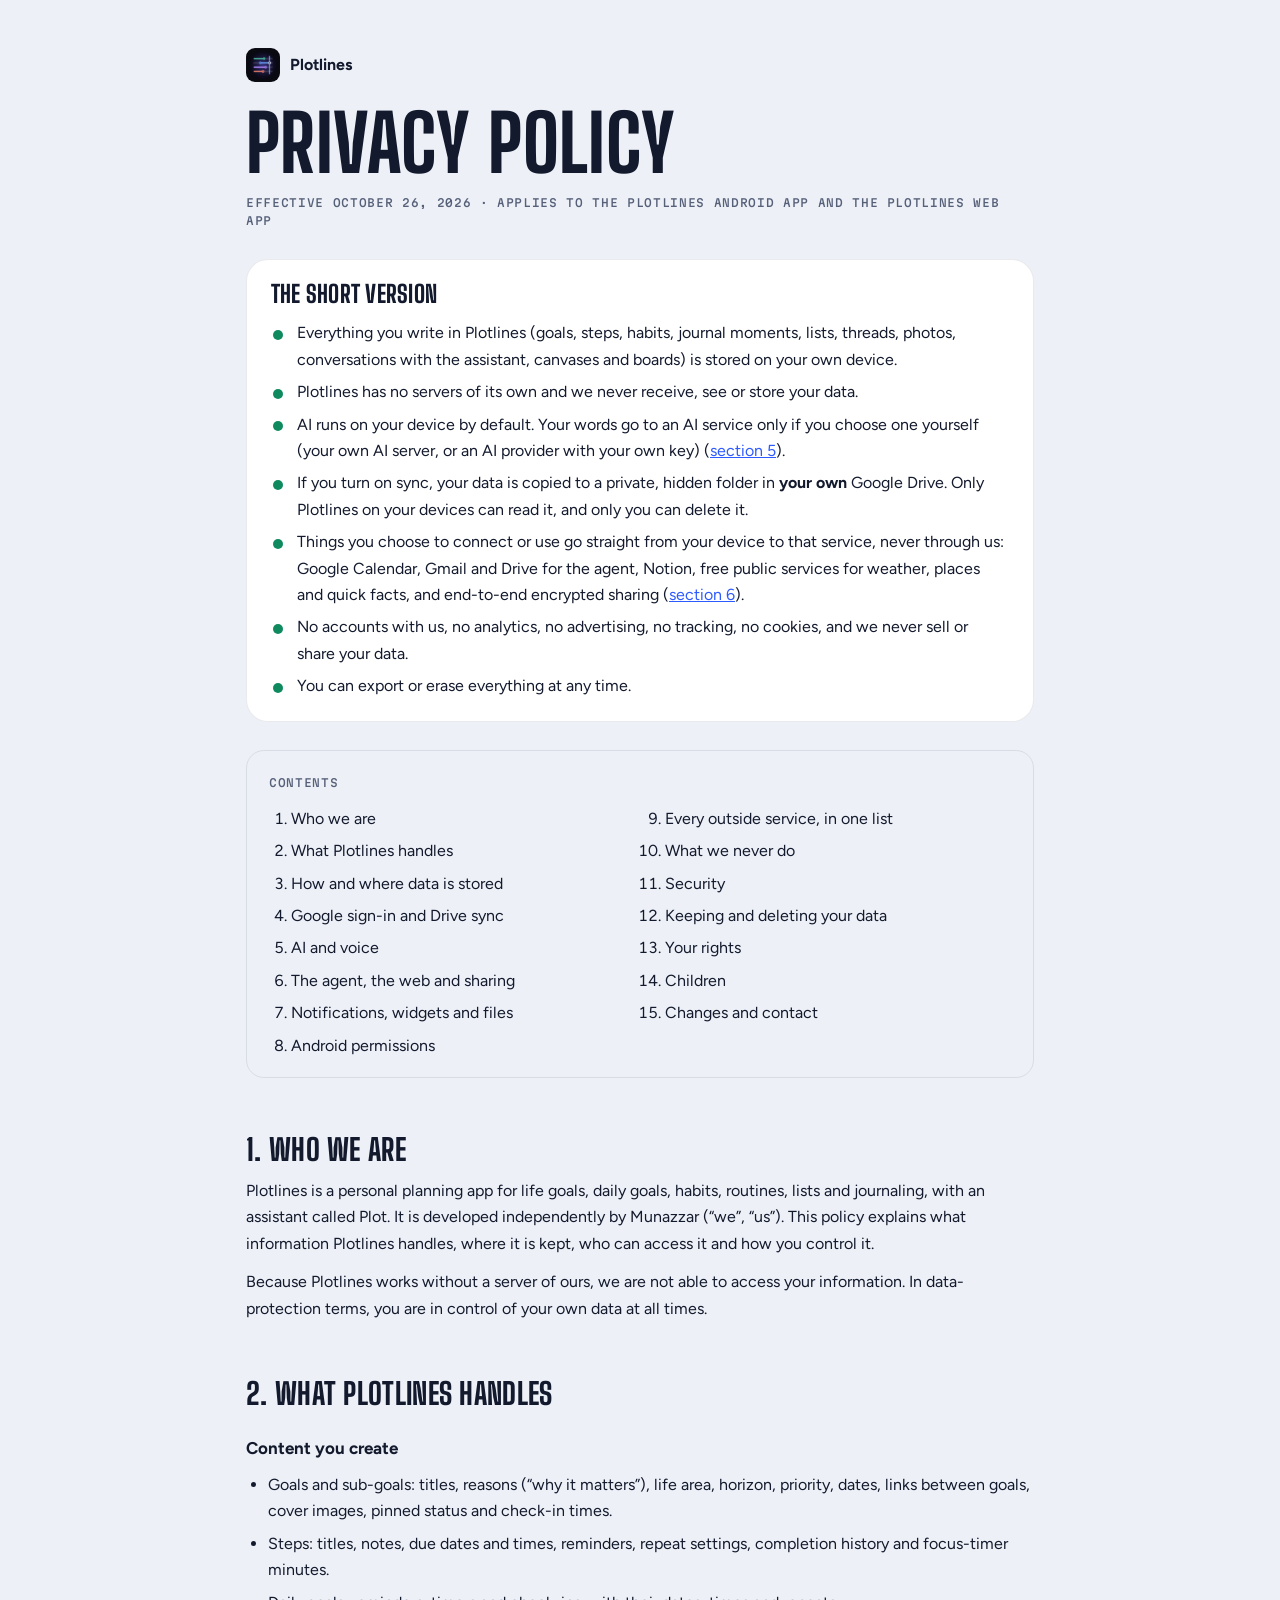
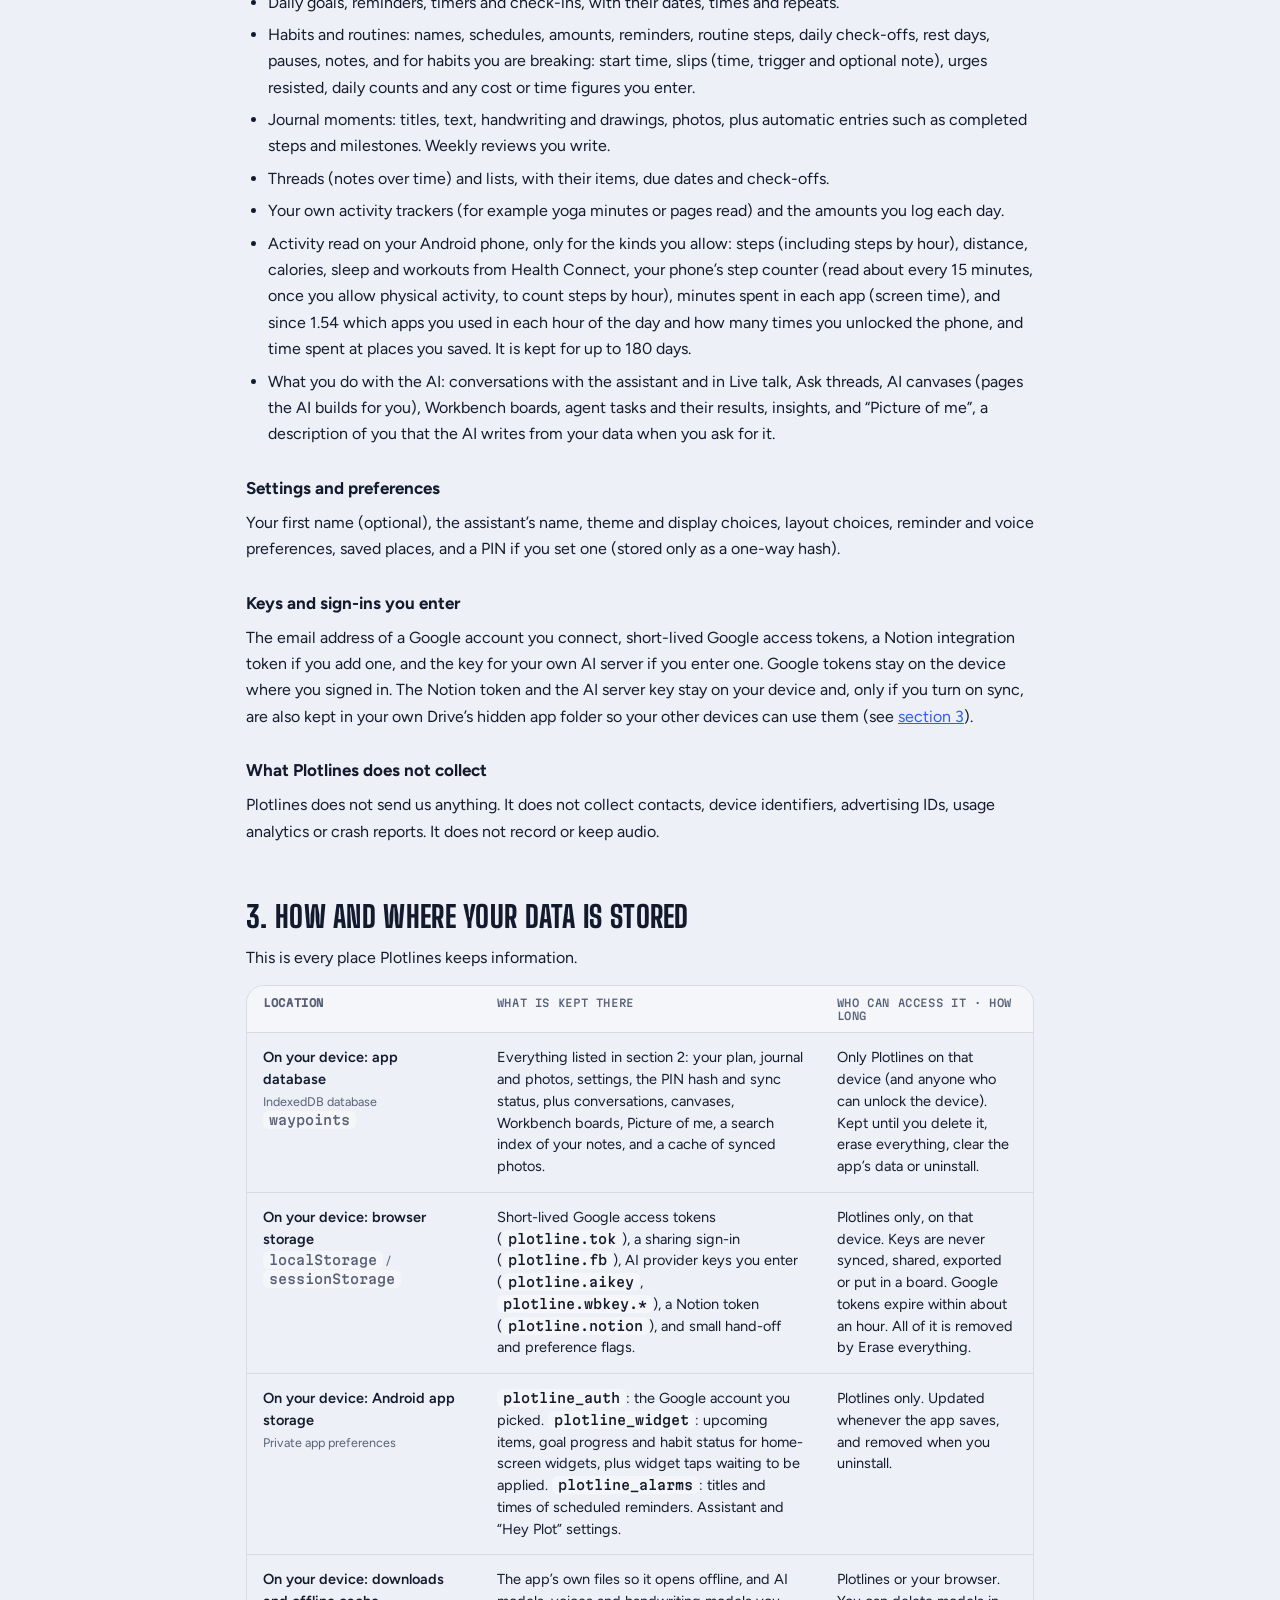
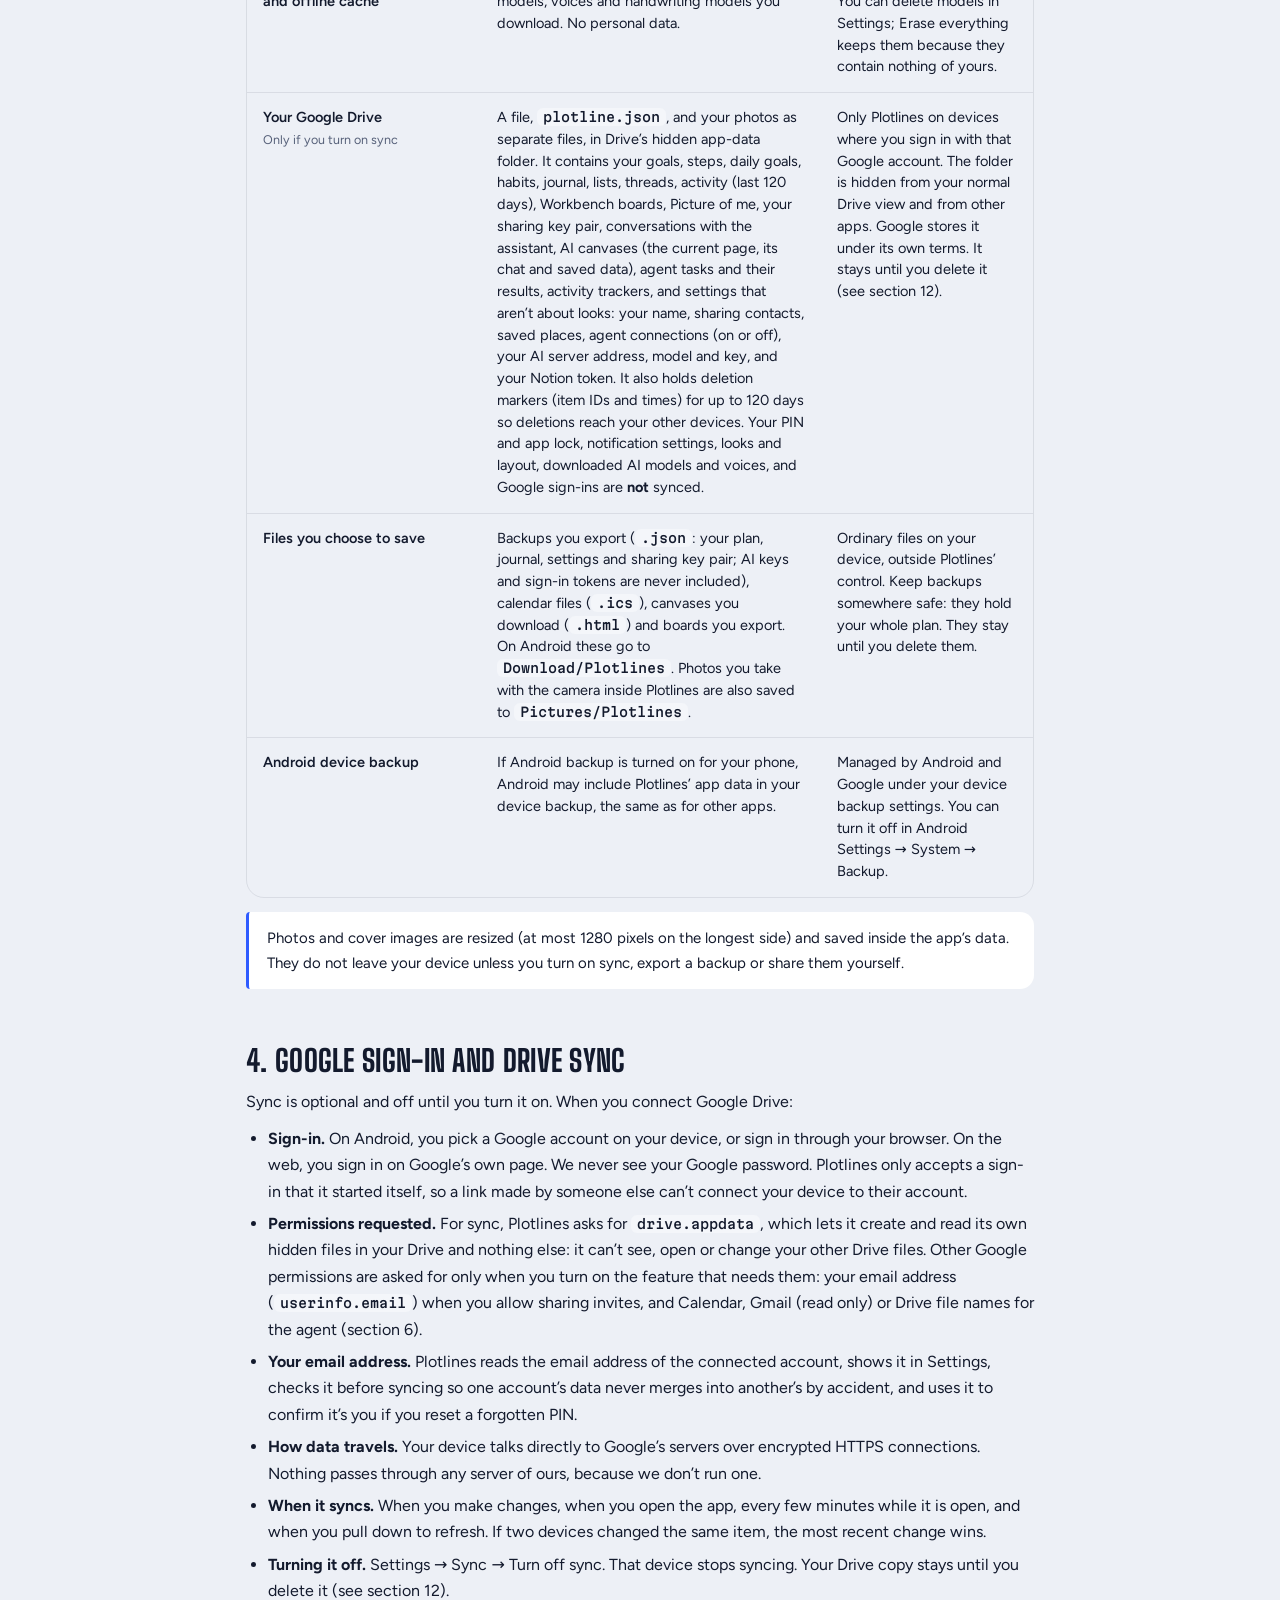
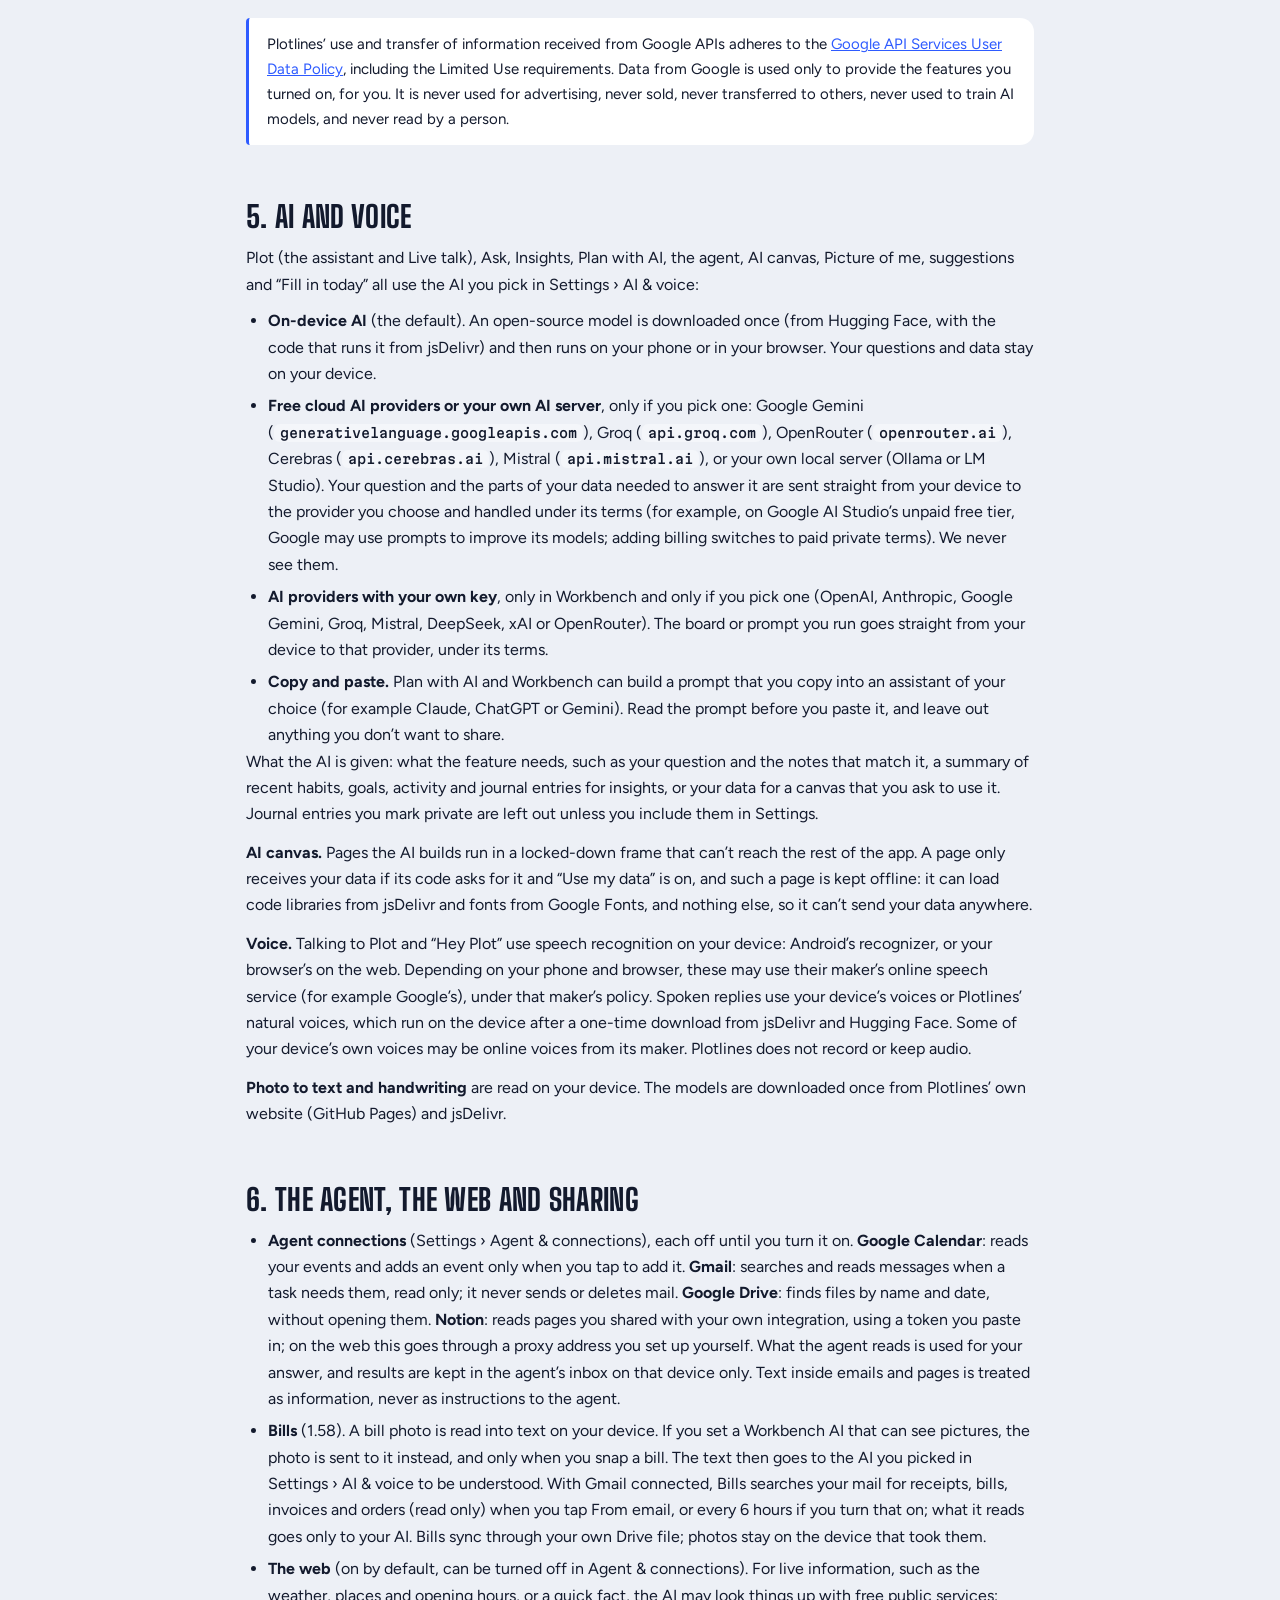
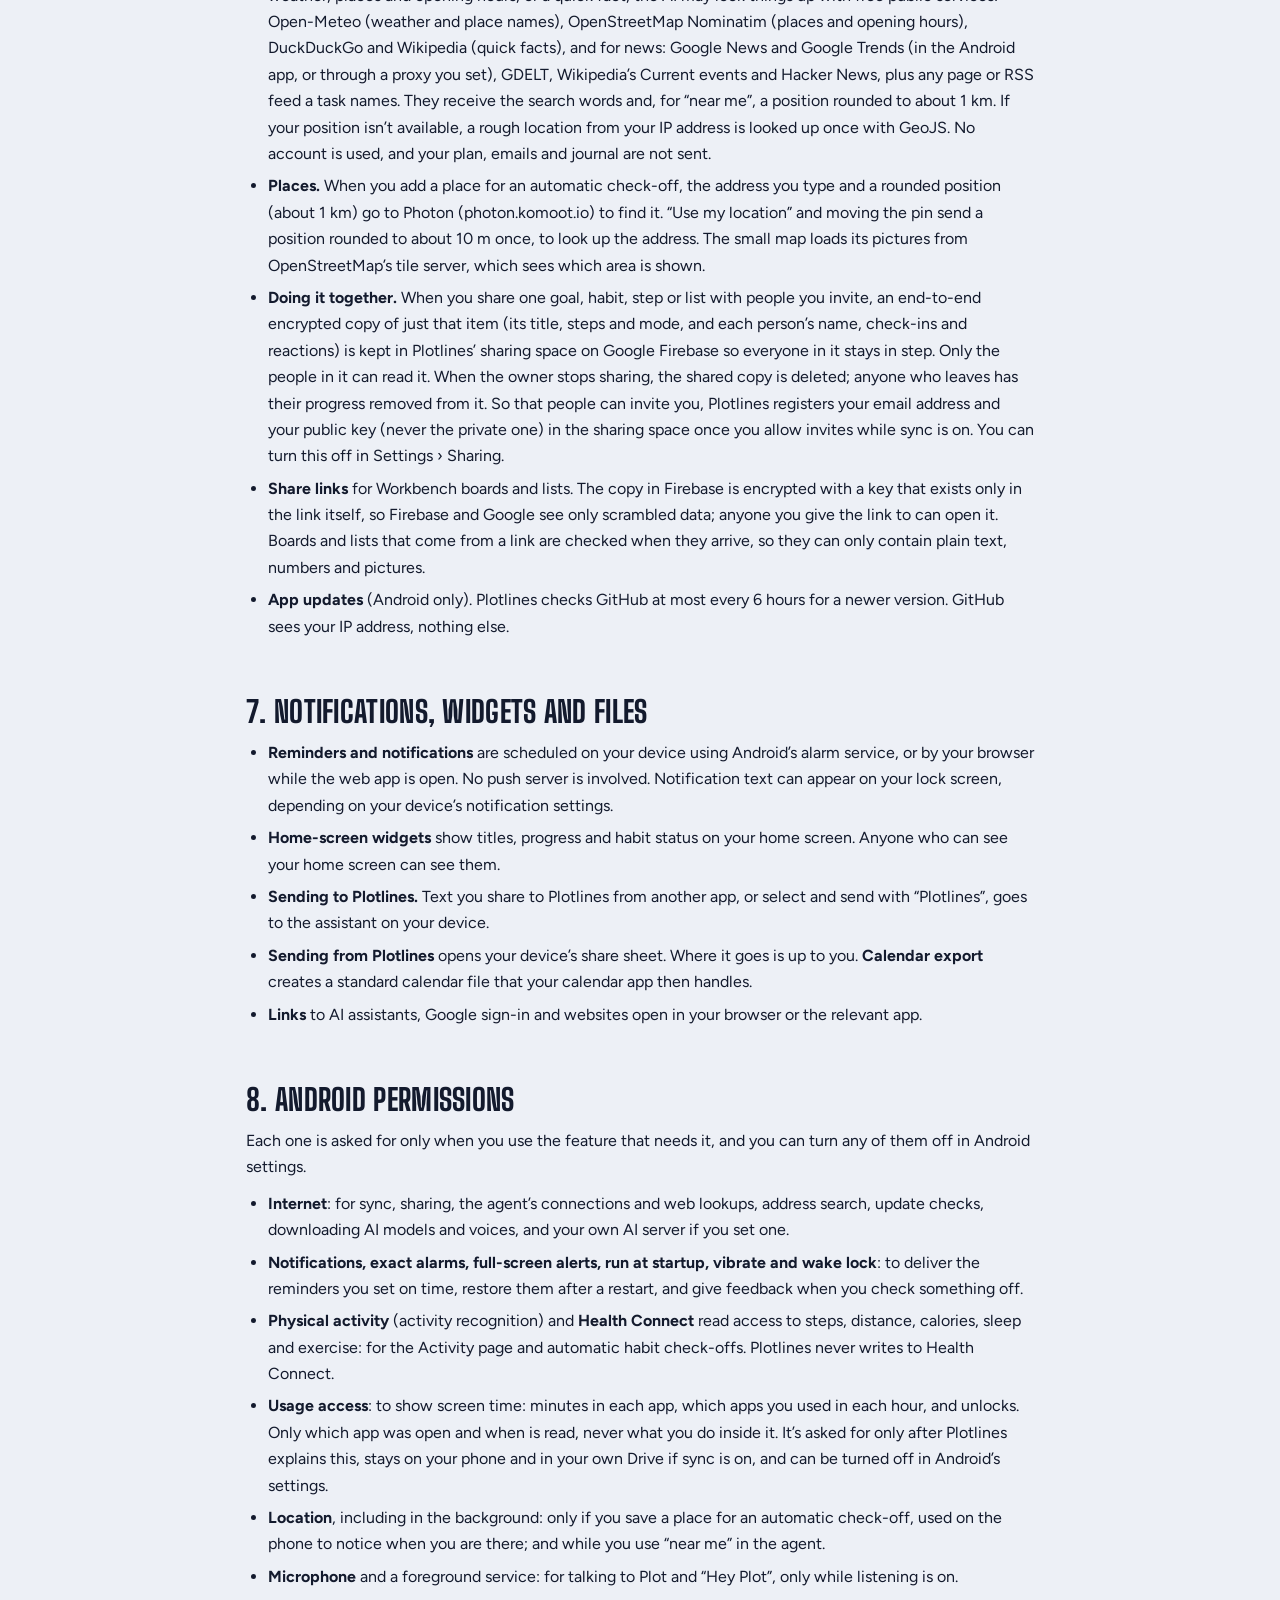
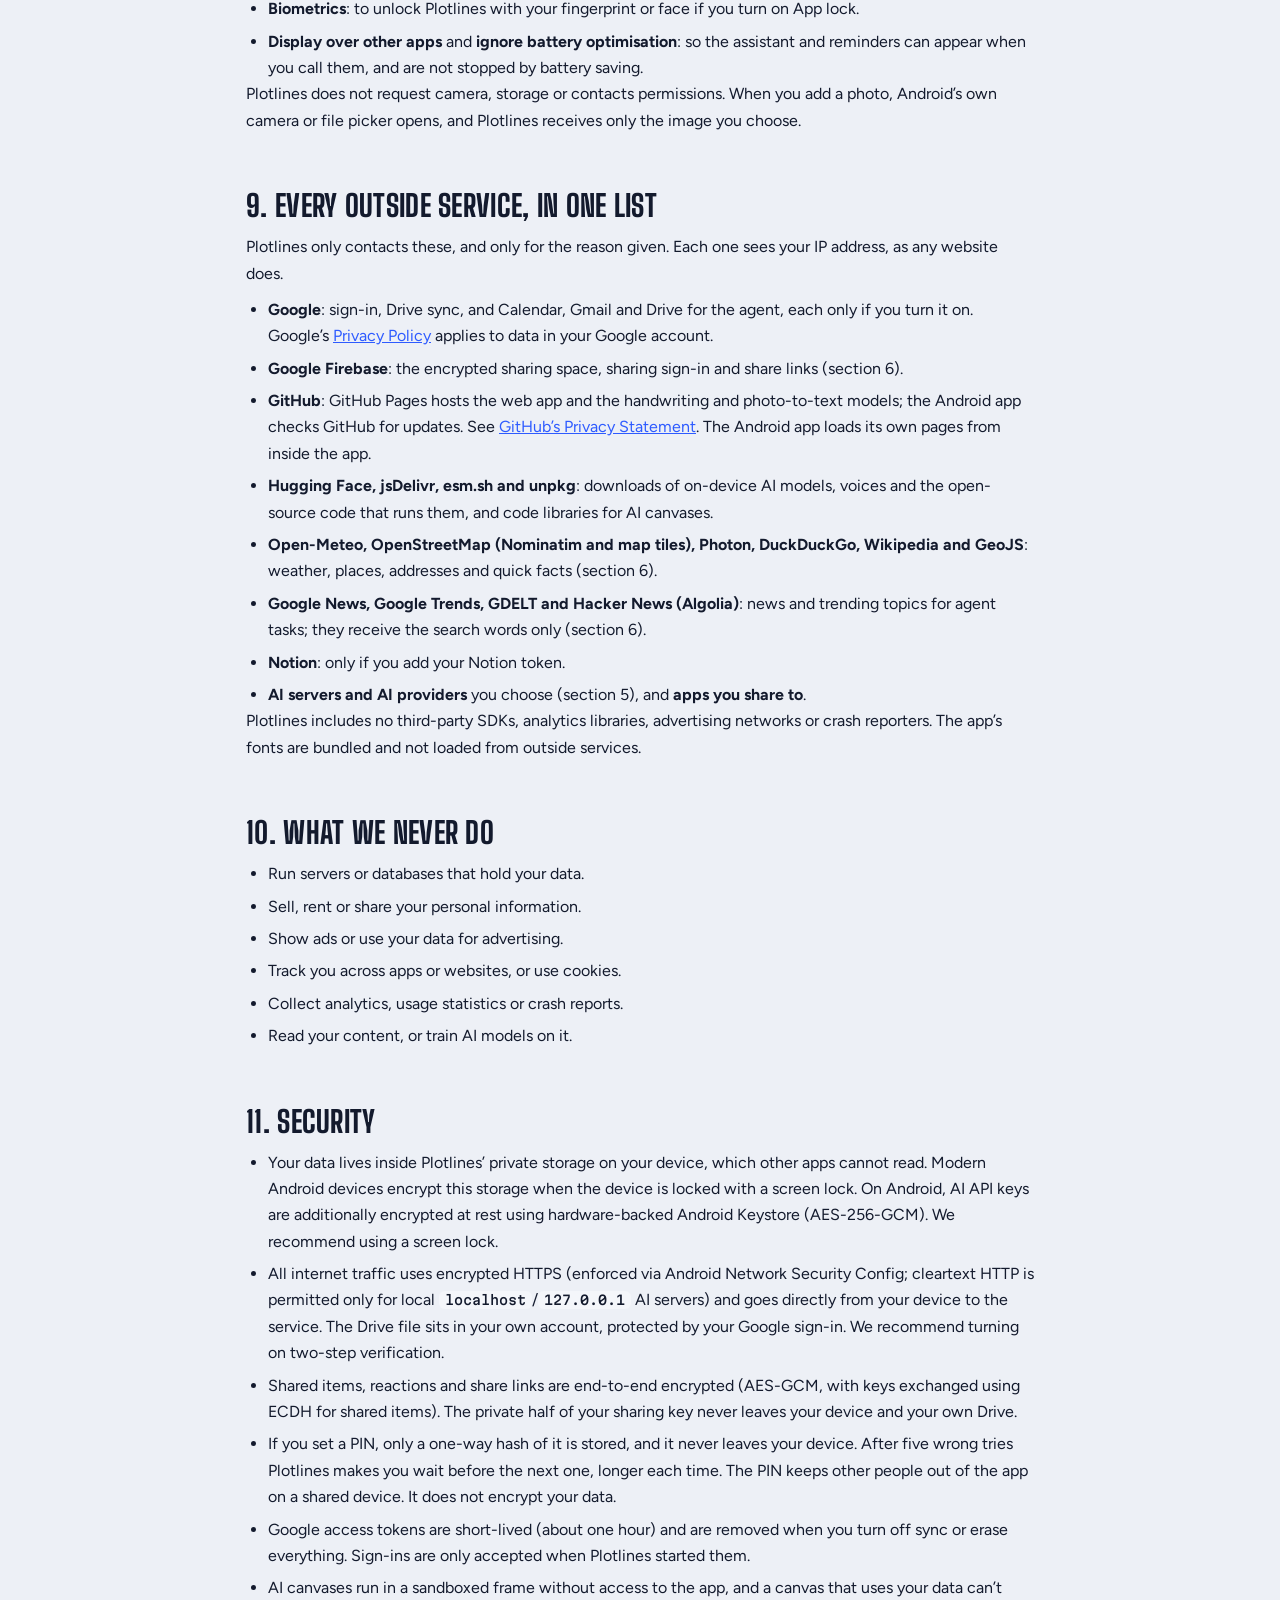
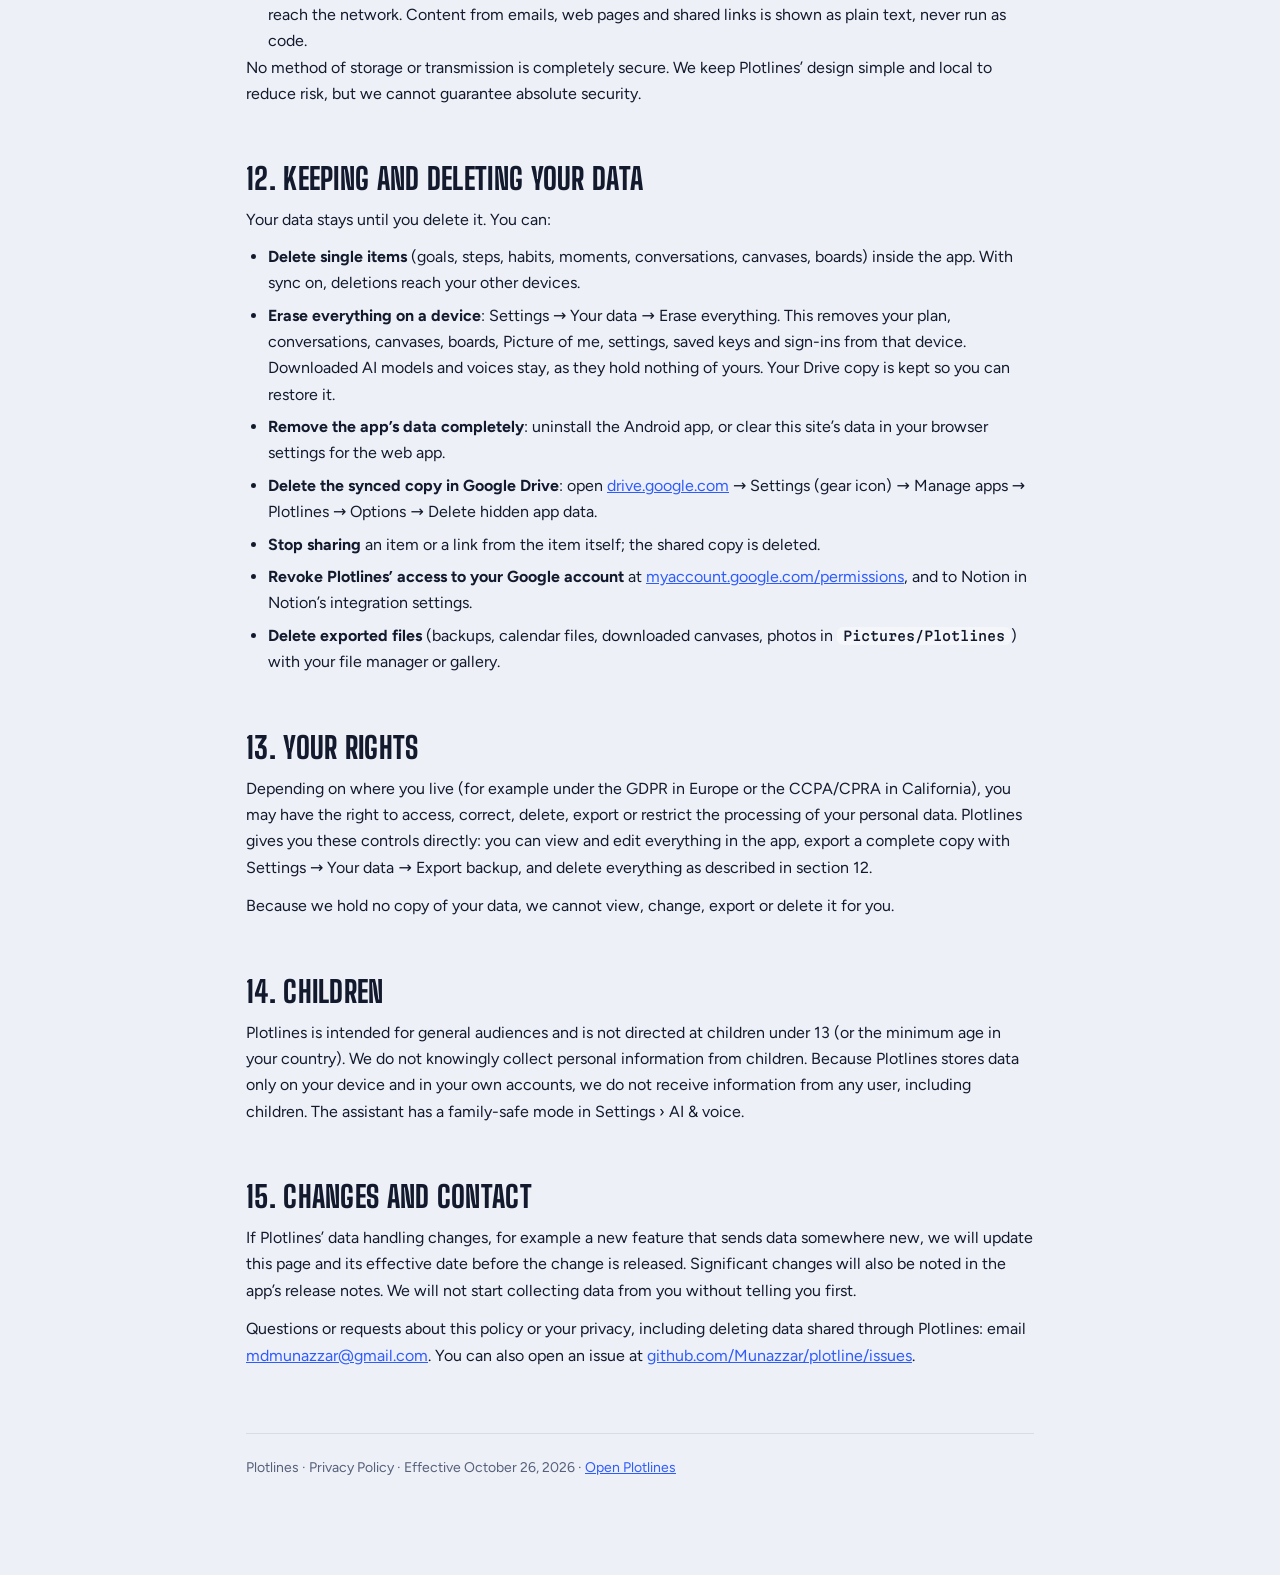
<file: privacy.html>
<!doctype html>
<html lang="en">
<head>
<meta charset="utf-8">
<meta name="viewport" content="width=device-width,initial-scale=1,viewport-fit=cover">
<title>Plotlines Privacy Policy</title>
<meta name="description" content="How Plotlines handles your data: what it stores, where it is stored, and how to delete it.">
<meta name="theme-color" content="#0A0F1F">
<link rel="icon" href="icon-192.png">
<style>
@font-face{font-family:'Big Shoulders Display';font-weight:800;font-display:swap;src:url(fonts/big-shoulders-display-latin-800-normal.woff2) format('woff2')}
@font-face{font-family:'Figtree';font-weight:400;font-display:swap;src:url(fonts/figtree-latin-400-normal.woff2) format('woff2')}
@font-face{font-family:'Figtree';font-weight:600;font-display:swap;src:url(fonts/figtree-latin-600-normal.woff2) format('woff2')}
@font-face{font-family:'Figtree';font-weight:700;font-display:swap;src:url(fonts/figtree-latin-700-normal.woff2) format('woff2')}
@font-face{font-family:'Martian Mono';font-weight:500;font-display:swap;src:url(fonts/martian-mono-latin-500-normal.woff2) format('woff2')}
:root{--bg:#0A0F1F;--surface:#141B32;--surface-2:#1B2340;--line:rgba(200,210,240,.1);--line-2:rgba(200,210,240,.2);--text:#ECEAE3;--muted:#98A0B6;--accent:#FFB547;--ok:#46C99B}
@media (prefers-color-scheme:light){:root:not([data-theme=dark]){--bg:#EDF0F6;--surface:#FFFFFF;--surface-2:#F4F6FA;--line:rgba(18,26,52,.09);--line-2:rgba(18,26,52,.18);--text:#131A2D;--muted:#566079;--accent:#2E5BFF;--ok:#0F8A5F}}
*{box-sizing:border-box;margin:0;padding:0}
html{-webkit-text-size-adjust:100%;scroll-behavior:smooth}
body{background:var(--bg);color:var(--text);font:16px/1.65 'Figtree',system-ui,-apple-system,sans-serif;-webkit-font-smoothing:antialiased}
a{color:var(--accent)}
.wrap{max-width:820px;margin:0 auto;padding:48px 16px 96px}
header h1{font:800 clamp(44px,9vw,78px)/.9 'Big Shoulders Display',Impact,sans-serif;text-transform:uppercase;letter-spacing:.005em}
.meta{font:500 11px/1.6 'Martian Mono',ui-monospace,monospace;letter-spacing:.06em;text-transform:uppercase;color:var(--muted);margin-top:16px}
.brand{display:flex;align-items:center;gap:10px;margin-bottom:26px;text-decoration:none;color:var(--text);font-weight:700}
.brand img{width:34px;height:34px;border-radius:9px}
h2{font:800 30px/1 'Big Shoulders Display',Impact,sans-serif;text-transform:uppercase;letter-spacing:.01em;margin:56px 0 14px;scroll-margin-top:20px}
h3{font-size:17px;font-weight:700;margin:26px 0 8px}
p,li{color:var(--text)}
p+p{margin-top:12px}
ul,ol{padding-left:22px;margin-top:10px}
li+li{margin-top:6px}
.muted{color:var(--muted)}
.summary{margin-top:30px;padding:22px 24px;border-radius:22px;background:var(--surface);border:1px solid var(--line)}
.summary h2{margin-top:0;font-size:24px}
.summary ul{list-style:none;padding:0}
.summary li{position:relative;padding-left:26px}
.summary li::before{content:'';position:absolute;left:2px;top:.62em;width:10px;height:10px;border-radius:50%;background:var(--ok)}
nav.toc{margin-top:28px;padding:18px 22px;border-radius:18px;border:1px solid var(--line)}
nav.toc b{font:500 11px 'Martian Mono',monospace;letter-spacing:.06em;text-transform:uppercase;color:var(--muted)}
nav.toc ol{columns:2;column-gap:28px;margin-top:10px}
@media(max-width:600px){nav.toc ol{columns:1}}
nav.toc a{color:var(--text);text-decoration:none}
nav.toc a:hover{color:var(--accent)}
.tbl{margin-top:14px;border:1px solid var(--line);border-radius:18px;overflow:hidden}
.row{display:grid;grid-template-columns:minmax(0,1.1fr) minmax(0,1.6fr) minmax(0,1fr);gap:0;border-top:1px solid var(--line)}
.row:first-child{border-top:0}
.row>div{padding:14px 16px;font-size:14.5px;line-height:1.5}
.row.h>div{font:500 10.5px 'Martian Mono',monospace;letter-spacing:.06em;text-transform:uppercase;color:var(--muted);background:var(--surface-2);padding:10px 16px}
.row>div:first-child{font-weight:600}
.row small{display:block;color:var(--muted);font-weight:400;font-size:12.5px;margin-top:2px}
@media(max-width:640px){.row{grid-template-columns:1fr}.row.h{display:none}.row>div{padding:4px 16px}.row>div:first-child{padding-top:14px}.row>div:last-child{padding-bottom:14px;color:var(--muted)}}
code{font:500 13px 'Martian Mono',monospace;background:var(--surface-2);padding:1px 6px;border-radius:6px;word-break:break-word}
.note{margin-top:14px;padding:14px 18px;border-left:3px solid var(--accent);background:var(--surface);border-radius:4px 14px 14px 4px;font-size:15px}
footer{margin-top:64px;padding-top:22px;border-top:1px solid var(--line);color:var(--muted);font-size:14px}
</style>
</head>
<body>
<div class="wrap">
<a class="brand" href="./"><img src="icon-192.png" alt="">Plotlines</a>
<header>
<h1>Privacy Policy</h1>
<div class="meta">Effective October 26, 2026 · Applies to the Plotlines Android app and the Plotlines web app</div>
</header>

<section class="summary" aria-labelledby="sum">
<h2 id="sum">The short version</h2>
<ul>
<li>Everything you write in Plotlines (goals, steps, habits, journal moments, lists, threads, photos, conversations with the assistant, canvases and boards) is stored on your own device.</li>
<li>Plotlines has no servers of its own and we never receive, see or store your data.</li>
<li>AI runs on your device by default. Your words go to an AI service only if you choose one yourself (your own AI server, or an AI provider with your own key) (<a href="#ai">section 5</a>).</li>
<li>If you turn on sync, your data is copied to a private, hidden folder in <b>your own</b> Google Drive. Only Plotlines on your devices can read it, and only you can delete it.</li>
<li>Things you choose to connect or use go straight from your device to that service, never through us: Google Calendar, Gmail and Drive for the agent, Notion, free public services for weather, places and quick facts, and end-to-end encrypted sharing (<a href="#online">section 6</a>).</li>
<li>No accounts with us, no analytics, no advertising, no tracking, no cookies, and we never sell or share your data.</li>
<li>You can export or erase everything at any time.</li>
</ul>
</section>

<nav class="toc" aria-label="Contents"><b>Contents</b><ol>
<li><a href="#who">Who we are</a></li>
<li><a href="#collect">What Plotlines handles</a></li>
<li><a href="#storage">How and where data is stored</a></li>
<li><a href="#sync">Google sign-in and Drive sync</a></li>
<li><a href="#ai">AI and voice</a></li>
<li><a href="#online">The agent, the web and sharing</a></li>
<li><a href="#device">Notifications, widgets and files</a></li>
<li><a href="#perms">Android permissions</a></li>
<li><a href="#third">Every outside service, in one list</a></li>
<li><a href="#dont">What we never do</a></li>
<li><a href="#security">Security</a></li>
<li><a href="#delete">Keeping and deleting your data</a></li>
<li><a href="#rights">Your rights</a></li>
<li><a href="#children">Children</a></li>
<li><a href="#changes">Changes and contact</a></li>
</ol></nav>

<h2 id="who">1. Who we are</h2>
<p>Plotlines is a personal planning app for life goals, daily goals, habits, routines, lists and journaling, with an assistant called Plot. It is developed independently by Munazzar (“we”, “us”). This policy explains what information Plotlines handles, where it is kept, who can access it and how you control it.</p>
<p>Because Plotlines works without a server of ours, we are not able to access your information. In data-protection terms, you are in control of your own data at all times.</p>

<h2 id="collect">2. What Plotlines handles</h2>
<h3>Content you create</h3>
<ul>
<li>Goals and sub-goals: titles, reasons (“why it matters”), life area, horizon, priority, dates, links between goals, cover images, pinned status and check-in times.</li>
<li>Steps: titles, notes, due dates and times, reminders, repeat settings, completion history and focus-timer minutes.</li>
<li>Daily goals, reminders, timers and check-ins, with their dates, times and repeats.</li>
<li>Habits and routines: names, schedules, amounts, reminders, routine steps, daily check-offs, rest days, pauses, notes, and for habits you are breaking: start time, slips (time, trigger and optional note), urges resisted, daily counts and any cost or time figures you enter.</li>
<li>Journal moments: titles, text, handwriting and drawings, photos, plus automatic entries such as completed steps and milestones. Weekly reviews you write.</li>
<li>Threads (notes over time) and lists, with their items, due dates and check-offs.</li>
<li>Your own activity trackers (for example yoga minutes or pages read) and the amounts you log each day.</li>
<li>Activity read on your Android phone, only for the kinds you allow: steps (including steps by hour), distance, calories, sleep and workouts from Health Connect, your phone’s step counter (read about every 15 minutes, once you allow physical activity, to count steps by hour), minutes spent in each app (screen time), and since 1.54 which apps you used in each hour of the day and how many times you unlocked the phone, and time spent at places you saved. It is kept for up to 180 days.</li>
<li>What you do with the AI: conversations with the assistant and in Live talk, Ask threads, AI canvases (pages the AI builds for you), Workbench boards, agent tasks and their results, insights, and “Picture of me”, a description of you that the AI writes from your data when you ask for it.</li>
</ul>
<h3>Settings and preferences</h3>
<p>Your first name (optional), the assistant’s name, theme and display choices, layout choices, reminder and voice preferences, saved places, and a PIN if you set one (stored only as a one-way hash).</p>
<h3>Keys and sign-ins you enter</h3>
<p>The email address of a Google account you connect, short-lived Google access tokens, a Notion integration token if you add one, and the key for your own AI server if you enter one. Google tokens stay on the device where you signed in. The Notion token and the AI server key stay on your device and, only if you turn on sync, are also kept in your own Drive’s hidden app folder so your other devices can use them (see <a href="#storage">section 3</a>).</p>
<h3>What Plotlines does not collect</h3>
<p>Plotlines does not send us anything. It does not collect contacts, device identifiers, advertising IDs, usage analytics or crash reports. It does not record or keep audio.</p>

<h2 id="storage">3. How and where your data is stored</h2>
<p>This is every place Plotlines keeps information.</p>
<div class="tbl" role="table" aria-label="Where Plotlines stores data">
<div class="row h" role="row"><div role="columnheader">Location</div><div role="columnheader">What is kept there</div><div role="columnheader">Who can access it · how long</div></div>
<div class="row" role="row"><div role="cell">On your device: app database<small>IndexedDB database <code>waypoints</code></small></div><div role="cell">Everything listed in section 2: your plan, journal and photos, settings, the PIN hash and sync status, plus conversations, canvases, Workbench boards, Picture of me, a search index of your notes, and a cache of synced photos.</div><div role="cell">Only Plotlines on that device (and anyone who can unlock the device). Kept until you delete it, erase everything, clear the app’s data or uninstall.</div></div>
<div class="row" role="row"><div role="cell">On your device: browser storage<small><code>localStorage</code> / <code>sessionStorage</code></small></div><div role="cell">Short-lived Google access tokens (<code>plotline.tok</code>), a sharing sign-in (<code>plotline.fb</code>), AI provider keys you enter (<code>plotline.aikey</code>, <code>plotline.wbkey.*</code>), a Notion token (<code>plotline.notion</code>), and small hand-off and preference flags.</div><div role="cell">Plotlines only, on that device. Keys are never synced, shared, exported or put in a board. Google tokens expire within about an hour. All of it is removed by Erase everything.</div></div>
<div class="row" role="row"><div role="cell">On your device: Android app storage<small>Private app preferences</small></div><div role="cell"><code>plotline_auth</code>: the Google account you picked. <code>plotline_widget</code>: upcoming items, goal progress and habit status for home-screen widgets, plus widget taps waiting to be applied. <code>plotline_alarms</code>: titles and times of scheduled reminders. Assistant and “Hey Plot” settings.</div><div role="cell">Plotlines only. Updated whenever the app saves, and removed when you uninstall.</div></div>
<div class="row" role="row"><div role="cell">On your device: downloads and offline cache</div><div role="cell">The app’s own files so it opens offline, and AI models, voices and handwriting models you download. No personal data.</div><div role="cell">Plotlines or your browser. You can delete models in Settings; Erase everything keeps them because they contain nothing of yours.</div></div>
<div class="row" role="row"><div role="cell">Your Google Drive<small>Only if you turn on sync</small></div><div role="cell">A file, <code>plotline.json</code>, and your photos as separate files, in Drive’s hidden app-data folder. It contains your goals, steps, daily goals, habits, journal, lists, threads, activity (last 120 days), Workbench boards, Picture of me, your sharing key pair, conversations with the assistant, AI canvases (the current page, its chat and saved data), agent tasks and their results, activity trackers, and settings that aren’t about looks: your name, sharing contacts, saved places, agent connections (on or off), your AI server address, model and key, and your Notion token. It also holds deletion markers (item IDs and times) for up to 120 days so deletions reach your other devices. Your PIN and app lock, notification settings, looks and layout, downloaded AI models and voices, and Google sign-ins are <b>not</b> synced.</div><div role="cell">Only Plotlines on devices where you sign in with that Google account. The folder is hidden from your normal Drive view and from other apps. Google stores it under its own terms. It stays until you delete it (see section 12).</div></div>
<div class="row" role="row"><div role="cell">Files you choose to save</div><div role="cell">Backups you export (<code>.json</code>: your plan, journal, settings and sharing key pair; AI keys and sign-in tokens are never included), calendar files (<code>.ics</code>), canvases you download (<code>.html</code>) and boards you export. On Android these go to <code>Download/Plotlines</code>. Photos you take with the camera inside Plotlines are also saved to <code>Pictures/Plotlines</code>.</div><div role="cell">Ordinary files on your device, outside Plotlines’ control. Keep backups somewhere safe: they hold your whole plan. They stay until you delete them.</div></div>
<div class="row" role="row"><div role="cell">Android device backup</div><div role="cell">If Android backup is turned on for your phone, Android may include Plotlines’ app data in your device backup, the same as for other apps.</div><div role="cell">Managed by Android and Google under your device backup settings. You can turn it off in Android Settings → System → Backup.</div></div>
</div>
<p class="note">Photos and cover images are resized (at most 1280 pixels on the longest side) and saved inside the app’s data. They do not leave your device unless you turn on sync, export a backup or share them yourself.</p>

<h2 id="sync">4. Google sign-in and Drive sync</h2>
<p>Sync is optional and off until you turn it on. When you connect Google Drive:</p>
<ul>
<li><b>Sign-in.</b> On Android, you pick a Google account on your device, or sign in through your browser. On the web, you sign in on Google’s own page. We never see your Google password. Plotlines only accepts a sign-in that it started itself, so a link made by someone else can’t connect your device to their account.</li>
<li><b>Permissions requested.</b> For sync, Plotlines asks for <code>drive.appdata</code>, which lets it create and read its own hidden files in your Drive and nothing else: it can’t see, open or change your other Drive files. Other Google permissions are asked for only when you turn on the feature that needs them: your email address (<code>userinfo.email</code>) when you allow sharing invites, and Calendar, Gmail (read only) or Drive file names for the agent (section 6).</li>
<li><b>Your email address.</b> Plotlines reads the email address of the connected account, shows it in Settings, checks it before syncing so one account’s data never merges into another’s by accident, and uses it to confirm it’s you if you reset a forgotten PIN.</li>
<li><b>How data travels.</b> Your device talks directly to Google’s servers over encrypted HTTPS connections. Nothing passes through any server of ours, because we don’t run one.</li>
<li><b>When it syncs.</b> When you make changes, when you open the app, every few minutes while it is open, and when you pull down to refresh. If two devices changed the same item, the most recent change wins.</li>
<li><b>Turning it off.</b> Settings → Sync → Turn off sync. That device stops syncing. Your Drive copy stays until you delete it (see section 12).</li>
</ul>
<p class="note">Plotlines’ use and transfer of information received from Google APIs adheres to the <a href="https://developers.google.com/terms/api-services-user-data-policy" rel="noopener">Google API Services User Data Policy</a>, including the Limited Use requirements. Data from Google is used only to provide the features you turned on, for you. It is never used for advertising, never sold, never transferred to others, never used to train AI models, and never read by a person.</p>

<h2 id="ai">5. AI and voice</h2>
<p>Plot (the assistant and Live talk), Ask, Insights, Plan with AI, the agent, AI canvas, Picture of me, suggestions and “Fill in today” all use the AI you pick in Settings › AI &amp; voice:</p>
<ul>
<li><b>On-device AI</b> (the default). An open-source model is downloaded once (from Hugging Face, with the code that runs it from jsDelivr) and then runs on your phone or in your browser. Your questions and data stay on your device.</li>
<li><b>Free cloud AI providers or your own AI server</b>, only if you pick one: Google Gemini (<code>generativelanguage.googleapis.com</code>), Groq (<code>api.groq.com</code>), OpenRouter (<code>openrouter.ai</code>), Cerebras (<code>api.cerebras.ai</code>), Mistral (<code>api.mistral.ai</code>), or your own local server (Ollama or LM Studio). Your question and the parts of your data needed to answer it are sent straight from your device to the provider you choose and handled under its terms (for example, on Google AI Studio’s unpaid free tier, Google may use prompts to improve its models; adding billing switches to paid private terms). We never see them.</li>
<li><b>AI providers with your own key</b>, only in Workbench and only if you pick one (OpenAI, Anthropic, Google Gemini, Groq, Mistral, DeepSeek, xAI or OpenRouter). The board or prompt you run goes straight from your device to that provider, under its terms.</li>
<li><b>Copy and paste.</b> Plan with AI and Workbench can build a prompt that you copy into an assistant of your choice (for example Claude, ChatGPT or Gemini). Read the prompt before you paste it, and leave out anything you don’t want to share.</li>
</ul>
<p>What the AI is given: what the feature needs, such as your question and the notes that match it, a summary of recent habits, goals, activity and journal entries for insights, or your data for a canvas that you ask to use it. Journal entries you mark private are left out unless you include them in Settings.</p>
<p><b>AI canvas.</b> Pages the AI builds run in a locked-down frame that can’t reach the rest of the app. A page only receives your data if its code asks for it and “Use my data” is on, and such a page is kept offline: it can load code libraries from jsDelivr and fonts from Google Fonts, and nothing else, so it can’t send your data anywhere.</p>
<p><b>Voice.</b> Talking to Plot and “Hey Plot” use speech recognition on your device: Android’s recognizer, or your browser’s on the web. Depending on your phone and browser, these may use their maker’s online speech service (for example Google’s), under that maker’s policy. Spoken replies use your device’s voices or Plotlines’ natural voices, which run on the device after a one-time download from jsDelivr and Hugging Face. Some of your device’s own voices may be online voices from its maker. Plotlines does not record or keep audio.</p>
<p><b>Photo to text and handwriting</b> are read on your device. The models are downloaded once from Plotlines’ own website (GitHub Pages) and jsDelivr.</p>

<h2 id="online">6. The agent, the web and sharing</h2>
<ul>
<li><b>Agent connections</b> (Settings › Agent &amp; connections), each off until you turn it on. <b>Google Calendar</b>: reads your events and adds an event only when you tap to add it. <b>Gmail</b>: searches and reads messages when a task needs them, read only; it never sends or deletes mail. <b>Google Drive</b>: finds files by name and date, without opening them. <b>Notion</b>: reads pages you shared with your own integration, using a token you paste in; on the web this goes through a proxy address you set up yourself. What the agent reads is used for your answer, and results are kept in the agent’s inbox on that device only. Text inside emails and pages is treated as information, never as instructions to the agent.</li>
<li><b>Bills</b> (1.58). A bill photo is read into text on your device. If you set a Workbench AI that can see pictures, the photo is sent to it instead, and only when you snap a bill. The text then goes to the AI you picked in Settings › AI &amp; voice to be understood. With Gmail connected, Bills searches your mail for receipts, bills, invoices and orders (read only) when you tap From email, or every 6 hours if you turn that on; what it reads goes only to your AI. Bills sync through your own Drive file; photos stay on the device that took them.</li>
<li><b>The web</b> (on by default, can be turned off in Agent &amp; connections). For live information, such as the weather, places and opening hours, or a quick fact, the AI may look things up with free public services: Open-Meteo (weather and place names), OpenStreetMap Nominatim (places and opening hours), DuckDuckGo and Wikipedia (quick facts), and for news: Google News and Google Trends (in the Android app, or through a proxy you set), GDELT, Wikipedia’s Current events and Hacker News, plus any page or RSS feed a task names. They receive the search words and, for “near me”, a position rounded to about 1 km. If your position isn’t available, a rough location from your IP address is looked up once with GeoJS. No account is used, and your plan, emails and journal are not sent.</li>
<li><b>Places.</b> When you add a place for an automatic check-off, the address you type and a rounded position (about 1 km) go to Photon (photon.komoot.io) to find it. “Use my location” and moving the pin send a position rounded to about 10 m once, to look up the address. The small map loads its pictures from OpenStreetMap’s tile server, which sees which area is shown.</li>
<li><b>Doing it together.</b> When you share one goal, habit, step or list with people you invite, an end-to-end encrypted copy of just that item (its title, steps and mode, and each person’s name, check-ins and reactions) is kept in Plotlines’ sharing space on Google Firebase so everyone in it stays in step. Only the people in it can read it. When the owner stops sharing, the shared copy is deleted; anyone who leaves has their progress removed from it. So that people can invite you, Plotlines registers your email address and your public key (never the private one) in the sharing space once you allow invites while sync is on. You can turn this off in Settings › Sharing.</li>
<li><b>Share links</b> for Workbench boards and lists. The copy in Firebase is encrypted with a key that exists only in the link itself, so Firebase and Google see only scrambled data; anyone you give the link to can open it. Boards and lists that come from a link are checked when they arrive, so they can only contain plain text, numbers and pictures.</li>
<li><b>App updates</b> (Android only). Plotlines checks GitHub at most every 6 hours for a newer version. GitHub sees your IP address, nothing else.</li>
</ul>

<h2 id="device">7. Notifications, widgets and files</h2>
<ul>
<li><b>Reminders and notifications</b> are scheduled on your device using Android’s alarm service, or by your browser while the web app is open. No push server is involved. Notification text can appear on your lock screen, depending on your device’s notification settings.</li>
<li><b>Home-screen widgets</b> show titles, progress and habit status on your home screen. Anyone who can see your home screen can see them.</li>
<li><b>Sending to Plotlines.</b> Text you share to Plotlines from another app, or select and send with “Plotlines”, goes to the assistant on your device.</li>
<li><b>Sending from Plotlines</b> opens your device’s share sheet. Where it goes is up to you. <b>Calendar export</b> creates a standard calendar file that your calendar app then handles.</li>
<li><b>Links</b> to AI assistants, Google sign-in and websites open in your browser or the relevant app.</li>
</ul>

<h2 id="perms">8. Android permissions</h2>
<p>Each one is asked for only when you use the feature that needs it, and you can turn any of them off in Android settings.</p>
<ul>
<li><b>Internet</b>: for sync, sharing, the agent’s connections and web lookups, address search, update checks, downloading AI models and voices, and your own AI server if you set one.</li>
<li><b>Notifications, exact alarms, full-screen alerts, run at startup, vibrate and wake lock</b>: to deliver the reminders you set on time, restore them after a restart, and give feedback when you check something off.</li>
<li><b>Physical activity</b> (activity recognition) and <b>Health Connect</b> read access to steps, distance, calories, sleep and exercise: for the Activity page and automatic habit check-offs. Plotlines never writes to Health Connect.</li>
<li><b>Usage access</b>: to show screen time: minutes in each app, which apps you used in each hour, and unlocks. Only which app was open and when is read, never what you do inside it. It’s asked for only after Plotlines explains this, stays on your phone and in your own Drive if sync is on, and can be turned off in Android’s settings.</li>
<li><b>Location</b>, including in the background: only if you save a place for an automatic check-off, used on the phone to notice when you are there; and while you use “near me” in the agent.</li>
<li><b>Microphone</b> and a foreground service: for talking to Plot and “Hey Plot”, only while listening is on.</li>
<li><b>Biometrics</b>: to unlock Plotlines with your fingerprint or face if you turn on App lock.</li>
<li><b>Display over other apps</b> and <b>ignore battery optimisation</b>: so the assistant and reminders can appear when you call them, and are not stopped by battery saving.</li>
</ul>
<p>Plotlines does not request camera, storage or contacts permissions. When you add a photo, Android’s own camera or file picker opens, and Plotlines receives only the image you choose.</p>

<h2 id="third">9. Every outside service, in one list</h2>
<p>Plotlines only contacts these, and only for the reason given. Each one sees your IP address, as any website does.</p>
<ul>
<li><b>Google</b>: sign-in, Drive sync, and Calendar, Gmail and Drive for the agent, each only if you turn it on. Google’s <a href="https://policies.google.com/privacy" rel="noopener">Privacy Policy</a> applies to data in your Google account.</li>
<li><b>Google Firebase</b>: the encrypted sharing space, sharing sign-in and share links (section 6).</li>
<li><b>GitHub</b>: GitHub Pages hosts the web app and the handwriting and photo-to-text models; the Android app checks GitHub for updates. See <a href="https://docs.github.com/en/site-policy/privacy-policies/github-general-privacy-statement" rel="noopener">GitHub’s Privacy Statement</a>. The Android app loads its own pages from inside the app.</li>
<li><b>Hugging Face, jsDelivr, esm.sh and unpkg</b>: downloads of on-device AI models, voices and the open-source code that runs them, and code libraries for AI canvases.</li>
<li><b>Open-Meteo, OpenStreetMap (Nominatim and map tiles), Photon, DuckDuckGo, Wikipedia and GeoJS</b>: weather, places, addresses and quick facts (section 6).</li>
<li><b>Google News, Google Trends, GDELT and Hacker News (Algolia)</b>: news and trending topics for agent tasks; they receive the search words only (section 6).</li>
<li><b>Notion</b>: only if you add your Notion token.</li>
<li><b>AI servers and AI providers</b> you choose (section 5), and <b>apps you share to</b>.</li>
</ul>
<p>Plotlines includes no third-party SDKs, analytics libraries, advertising networks or crash reporters. The app’s fonts are bundled and not loaded from outside services.</p>

<h2 id="dont">10. What we never do</h2>
<ul>
<li>Run servers or databases that hold your data.</li>
<li>Sell, rent or share your personal information.</li>
<li>Show ads or use your data for advertising.</li>
<li>Track you across apps or websites, or use cookies.</li>
<li>Collect analytics, usage statistics or crash reports.</li>
<li>Read your content, or train AI models on it.</li>
</ul>

<h2 id="security">11. Security</h2>
<ul>
<li>Your data lives inside Plotlines’ private storage on your device, which other apps cannot read. Modern Android devices encrypt this storage when the device is locked with a screen lock. On Android, AI API keys are additionally encrypted at rest using hardware-backed Android Keystore (AES-256-GCM). We recommend using a screen lock.</li>
<li>All internet traffic uses encrypted HTTPS (enforced via Android Network Security Config; cleartext HTTP is permitted only for local <code>localhost</code>/<code>127.0.0.1</code> AI servers) and goes directly from your device to the service. The Drive file sits in your own account, protected by your Google sign-in. We recommend turning on two-step verification.</li>
<li>Shared items, reactions and share links are end-to-end encrypted (AES-GCM, with keys exchanged using ECDH for shared items). The private half of your sharing key never leaves your device and your own Drive.</li>
<li>If you set a PIN, only a one-way hash of it is stored, and it never leaves your device. After five wrong tries Plotlines makes you wait before the next one, longer each time. The PIN keeps other people out of the app on a shared device. It does not encrypt your data.</li>
<li>Google access tokens are short-lived (about one hour) and are removed when you turn off sync or erase everything. Sign-ins are only accepted when Plotlines started them.</li>
<li>AI canvases run in a sandboxed frame without access to the app, and a canvas that uses your data can’t reach the network. Content from emails, web pages and shared links is shown as plain text, never run as code.</li>
</ul>
<p>No method of storage or transmission is completely secure. We keep Plotlines’ design simple and local to reduce risk, but we cannot guarantee absolute security.</p>

<h2 id="delete">12. Keeping and deleting your data</h2>
<p>Your data stays until you delete it. You can:</p>
<ul>
<li><b>Delete single items</b> (goals, steps, habits, moments, conversations, canvases, boards) inside the app. With sync on, deletions reach your other devices.</li>
<li><b>Erase everything on a device</b>: Settings → Your data → Erase everything. This removes your plan, conversations, canvases, boards, Picture of me, settings, saved keys and sign-ins from that device. Downloaded AI models and voices stay, as they hold nothing of yours. Your Drive copy is kept so you can restore it.</li>
<li><b>Remove the app’s data completely</b>: uninstall the Android app, or clear this site’s data in your browser settings for the web app.</li>
<li><b>Delete the synced copy in Google Drive</b>: open <a href="https://drive.google.com" rel="noopener">drive.google.com</a> → Settings (gear icon) → Manage apps → Plotlines → Options → Delete hidden app data.</li>
<li><b>Stop sharing</b> an item or a link from the item itself; the shared copy is deleted.</li>
<li><b>Revoke Plotlines’ access to your Google account</b> at <a href="https://myaccount.google.com/permissions" rel="noopener">myaccount.google.com/permissions</a>, and to Notion in Notion’s integration settings.</li>
<li><b>Delete exported files</b> (backups, calendar files, downloaded canvases, photos in <code>Pictures/Plotlines</code>) with your file manager or gallery.</li>
</ul>

<h2 id="rights">13. Your rights</h2>
<p>Depending on where you live (for example under the GDPR in Europe or the CCPA/CPRA in California), you may have the right to access, correct, delete, export or restrict the processing of your personal data. Plotlines gives you these controls directly: you can view and edit everything in the app, export a complete copy with Settings → Your data → Export backup, and delete everything as described in section 12.</p>
<p>Because we hold no copy of your data, we cannot view, change, export or delete it for you.</p>

<h2 id="children">14. Children</h2>
<p>Plotlines is intended for general audiences and is not directed at children under 13 (or the minimum age in your country). We do not knowingly collect personal information from children. Because Plotlines stores data only on your device and in your own accounts, we do not receive information from any user, including children. The assistant has a family-safe mode in Settings › AI &amp; voice.</p>

<h2 id="changes">15. Changes and contact</h2>
<p>If Plotlines’ data handling changes, for example a new feature that sends data somewhere new, we will update this page and its effective date before the change is released. Significant changes will also be noted in the app’s release notes. We will not start collecting data from you without telling you first.</p>
<p id="contact">Questions or requests about this policy or your privacy, including deleting data shared through Plotlines: email <a href="mailto:mdmunazzar@gmail.com">mdmunazzar@gmail.com</a>. You can also open an issue at <a href="https://github.com/Munazzar/plotline/issues" rel="noopener">github.com/Munazzar/plotline/issues</a>.</p>

<footer>Plotlines · Privacy Policy · Effective October 26, 2026 · <a href="./">Open Plotlines</a></footer>
</div>
</body>
</html>
</file>
